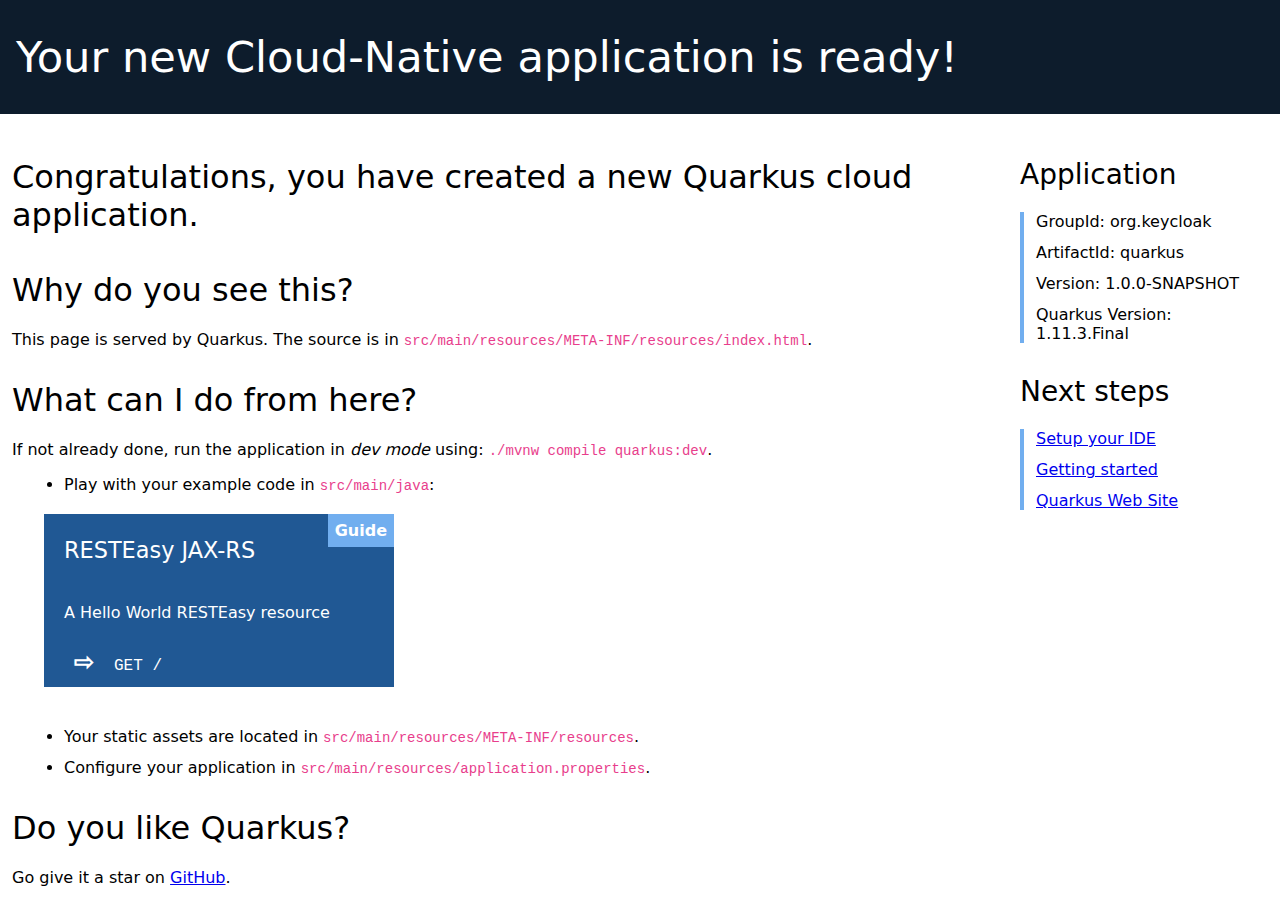
<file: Keycloak_scripts/Keycloak_gitRepo/ch7/quarkus/backend/src/main/resources/META-INF/resources/index.html>
<!DOCTYPE html>
<html lang="en">
<head>
    <meta charset="UTF-8">
    <title>quarkus - 1.0.0-SNAPSHOT</title>
    <style>
        h1, h2, h3, h4, h5, h6 {
            margin-bottom: 0.5rem;
            font-weight: 400;
            line-height: 1.5;
        }

        h1 {
            font-size: 2.5rem;
        }

        h2 {
            font-size: 2rem
        }

        h3 {
            font-size: 1.75rem
        }

        h4 {
            font-size: 1.5rem
        }

        h5 {
            font-size: 1.25rem
        }

        h6 {
            font-size: 1rem
        }

        .lead {
            font-weight: 300;
            font-size: 2rem;
        }

        .banner {
            font-size: 2.7rem;
            margin: 0;
            padding: 2rem 1rem;
            background-color: #0d1c2c;
            color: white;
        }

        body {
            margin: 0;
            font-family: -apple-system, system-ui, "Segoe UI", Roboto, "Helvetica Neue", Arial, sans-serif, "Apple Color Emoji", "Segoe UI Emoji", "Segoe UI Symbol", "Noto Color Emoji";
        }

        code {
            font-family: SFMono-Regular, Menlo, Monaco, Consolas, "Liberation Mono", "Courier New", monospace;
            font-size: 87.5%;
            color: #e83e8c;
            word-break: break-word;
        }

        .left-column {
            padding: .75rem;
            max-width: 75%;
            min-width: 55%;
        }

        .right-column {
            padding: .75rem;
            max-width: 25%;
        }

        .container {
            display: flex;
            width: 100%;
        }

        li {
            margin: 0.75rem;
        }

        .right-section {
            margin-left: 1rem;
            padding-left: 0.5rem;
        }

        .right-section h3 {
            padding-top: 0;
            font-weight: 200;
        }

        .right-section ul {
            border-left: 0.3rem solid #71aeef;
            list-style-type: none;
            padding-left: 0;
        }

        .examples {
            display: flex;
            flex-wrap: wrap;
            margin: 20px 0 20px -40px;
        }

        .example {
            display: flex;
            margin-left: 20px;
            margin-bottom: 20px;
            flex-direction: column;
            width: 350px;
            background-color: #205894;
            color: white;
        }

        .example code {
            color: lightgrey;
        }

        .example-header {
            padding: 20px;
            display: flex;
            position: relative;
        }

        .example-header h4 {
            margin: 0;
            font-size: 1.4rem;
            flex-grow: 1;
            line-height: 1.5;
        }

        .example-description {
            padding: 0 20px;
            flex-grow: 1;
        }

        .example-paths {
            display: flex;
            flex-direction: column;
        }

        .example-paths a {
            display: block;
            background-color: transparent;
            font-family: SFMono-Regular, Menlo, Monaco, Consolas, "Liberation Mono", "Courier New", monospace;
            color: white;
            padding: 10px;
            text-decoration: none;
        }

        .example-paths a:before {
            content: '⇨';
            font-weight: bold;
            font-size: 1.5rem;
            margin: 20px;
        }

        .example-paths a:hover {
            background-color: #0d1c2c;
        }

        .guide-link {
            background-color: #71aeef;
            position: absolute;
            color: white;
            text-decoration: none;
            top: 0;
            right: 0;
            padding: 7px;
            font-weight: bold;
        }

        .guide-link:hover {
            background-color: #0d1c2c;
        }
    </style>
</head>
<body>

<div class="banner lead">
    Your new Cloud-Native application is ready!
</div>

<div class="container">
    <div class="left-column">
        <p class="lead"> Congratulations, you have created a new Quarkus cloud application.</p>

        <h2>Why do you see this?</h2>

        <p>This page is served by Quarkus. The source is in
            <code>src/main/resources/META-INF/resources/index.html</code>.</p>

        <h2>What can I do from here?</h2>

        <p>If not already done, run the application in <em>dev mode</em> using: <code>./mvnw compile quarkus:dev</code>.
        </p>
        <ul>
            <li>Play with your example code in <code>src/main/java</code>:
                <div class="examples">
<div class="example">
    <div class="example-header">
        <h4>RESTEasy JAX-RS</h4>
        <a href="https://quarkus.io/guides/rest-json" target="_blank" class="guide-link">Guide</a>
    </div>
    <div class="example-description">
        <p>A Hello World RESTEasy resource</p>

    </div>
    <div class="example-paths">
        <a href="/" class="path-link" target="_blank">GET /</a>
    </div>
</div>

                </div>
            </li>
            <li>Your static assets are located in <code>src/main/resources/META-INF/resources</code>.</li>
            <li>Configure your application in <code>src/main/resources/application.properties</code>.</li>
        </ul>
        <h2>Do you like Quarkus?</h2>
        <p>Go give it a star on <a href="https://github.com/quarkusio/quarkus">GitHub</a>.</p>
    </div>
    <div class="right-column">
        <div class="right-section">
            <h3>Application</h3>
            <ul>
                <li>GroupId: org.keycloak</li>
                <li>ArtifactId: quarkus</li>
                <li>Version: 1.0.0-SNAPSHOT</li>
                <li>Quarkus Version: 1.11.3.Final</li>
            </ul>
        </div>
        <div class="right-section">
            <h3>Next steps</h3>
            <ul>
                <li><a href="https://quarkus.io/guides/maven-tooling.html" target="_blank">Setup your IDE</a></li>
                <li><a href="https://quarkus.io/guides/getting-started.html" target="_blank">Getting started</a></li>
                <li><a href="https://quarkus.io" target="_blank">Quarkus Web Site</a></li>
            </ul>
        </div>
    </div>
</div>
</body>
</html>
</file>
